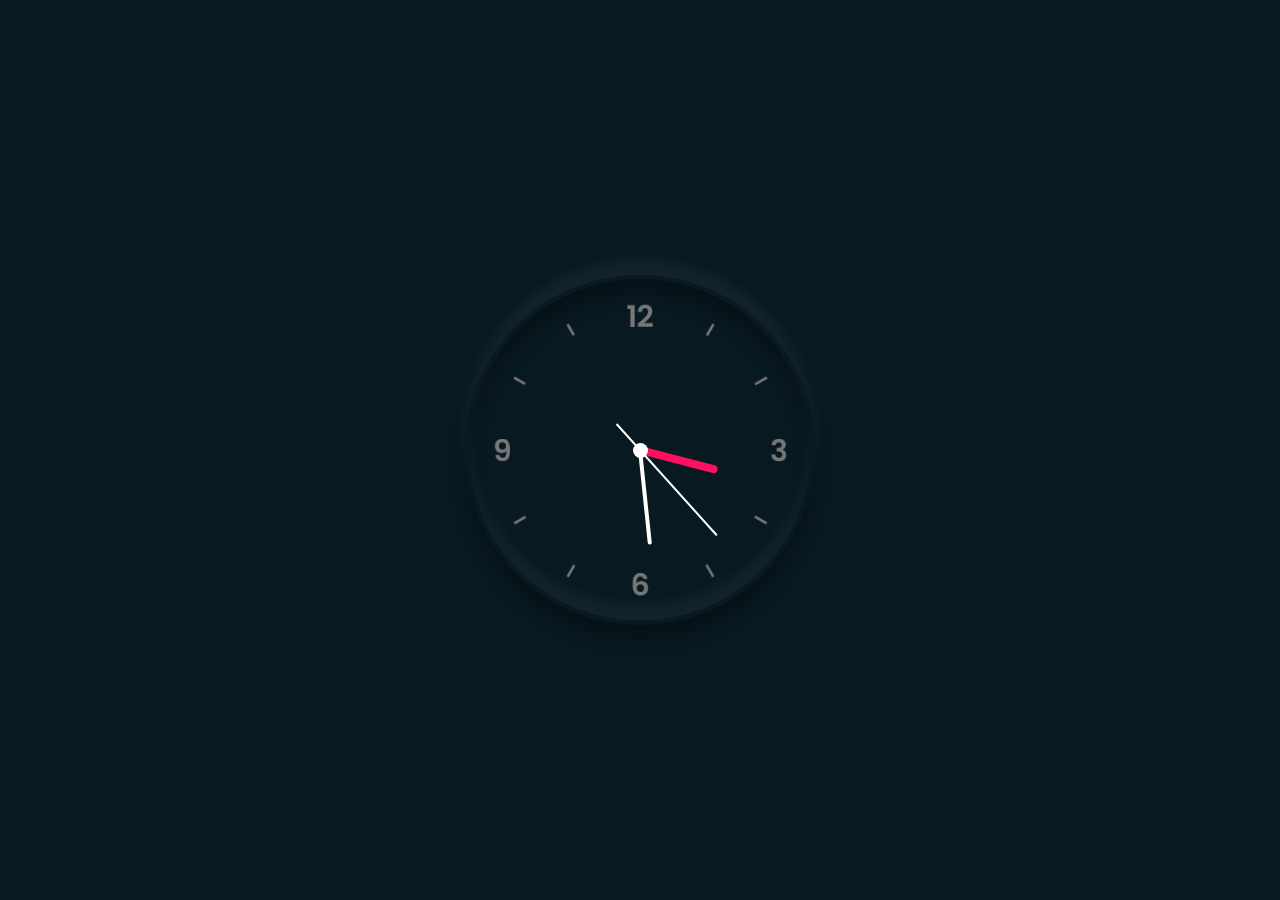
<file: 01_clock/index.html>
<!DOCTYPE html>
<html lang="en">
  <head>
    <meta charset="UTF-8" />
    <meta name="viewport" content="width=device-width, initial-scale=1.0" />
    <title>JavaScript Clock UI Dark</title>
    <link rel="stylesheet" href="./css/style.css" />
  </head>
  <body>
    <div class="clock">
      <div class="hour">
        <div class="hr" id="hr"></div>
      </div>
      <div class="min">
        <div class="mn" id="mn"></div>
      </div>
      <div class="sec">
        <div class="sc" id="sc"></div>
      </div>
    </div>

    <script src="./js/main.js"></script>
  </body>
</html>
</file>
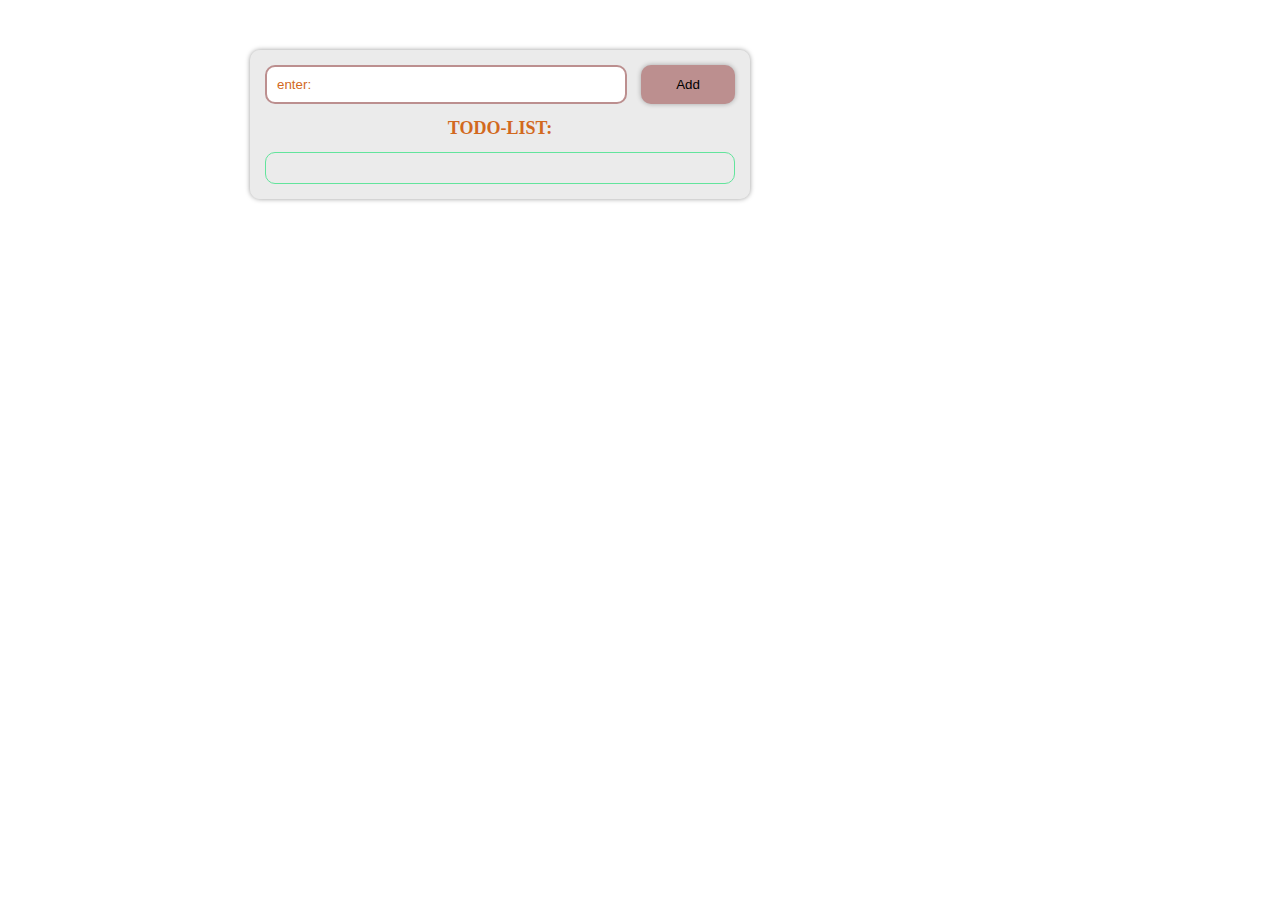
<file: 05_todo-list-js/index.html>
<!DOCTYPE html>
<html lang="en">
  <head>
    <meta charset="UTF-8" />
    <meta name="viewport" content="width=device-width, initial-scale=1.0" />
    <link rel="stylesheet" href="./css/style.css" />
    <title>Todo List | JavaScript</title>
  </head>
  <body>
    <div class="container">
      <div class="block">
        <form class="block__form">
          <input type="text" value="enter:" class="block__form-input" />
          <button type="submin" class="block__form-btn">Add</button>
        </form>
        <h1 class="block__title">TODO-LIST:</h1>
        <ul class="block__list"></ul>
      </div>
    </div>
    <!-- ! Main JS  -->
    <script src="./js/main.js"></script>
  </body>
</html>
</file>
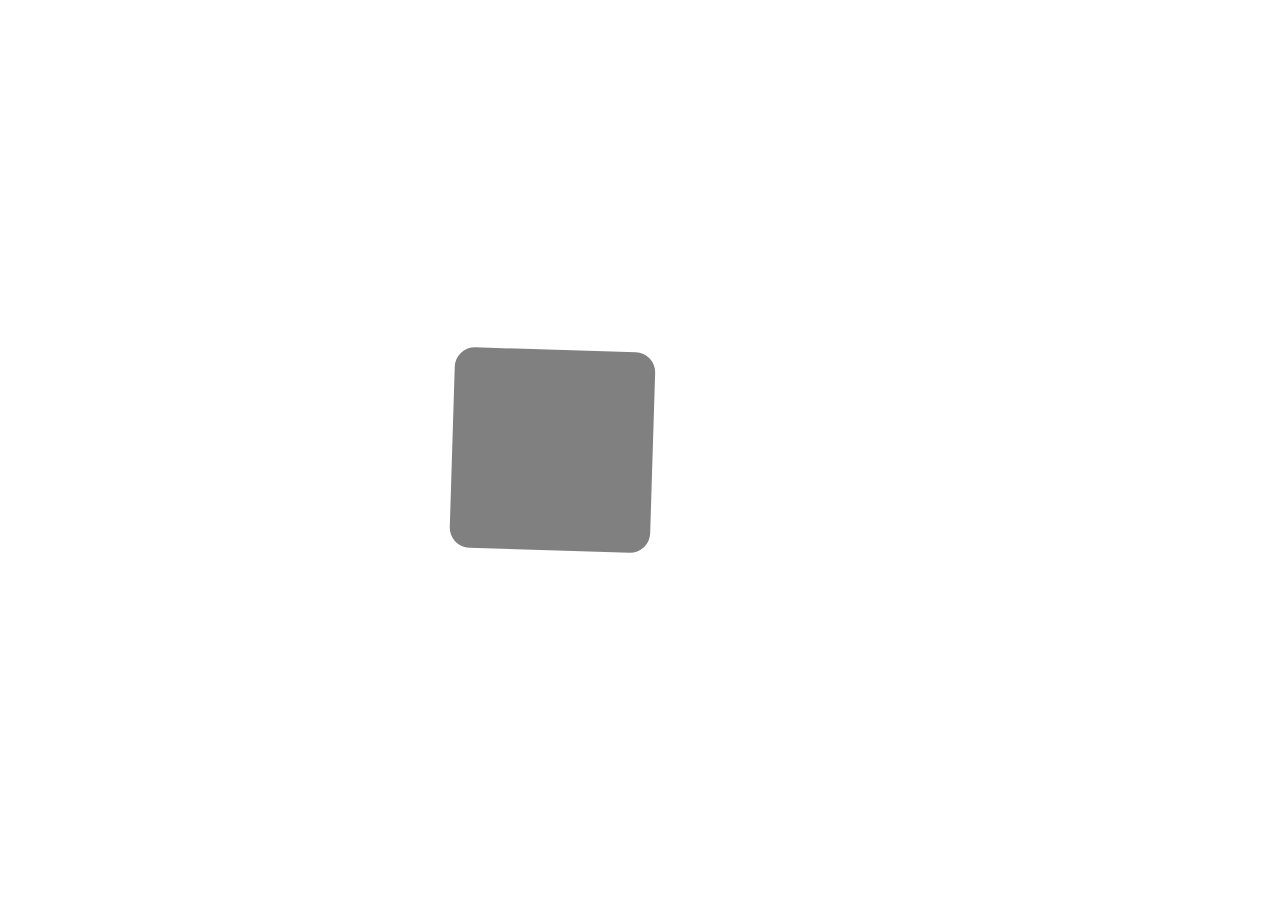
<file: 07_anima/index.html>
<!doctype html>
<html lang="en">
<head>
  <meta charset="UTF-8">
  <meta name="viewport"
        content="width=device-width, user-scalable=no, initial-scale=1.0, maximum-scale=1.0, minimum-scale=1.0">
  <meta http-equiv="X-UA-Compatible" content="ie=edge">
  <link rel="stylesheet" href="./css/style.css">
  <title>07 Anima</title>
</head>
<body>

<div class="wrap">
  <div class="box"></div>
</div>
<script src="./js/anime.min.js"></script>
<script src="./js/script.js"></script>
</body>
</html>
</file>
<file: 01_clock/css/style.css>
* {
  margin: 0;
  padding: 0;
  box-sizing: border-box;
}

body {
  display: flex;
  justify-content: center;
  align-items: center;
  min-height: 100vh;
  background: #091921;
}

.clock {
  width: 350px;
  height: 350px;
  display: flex;
  justify-content: center;
  align-items: center;
  background: url("./../img/clock.png");
  background-size: cover;
  border: 4px solid #091921;
  border-radius: 50%;
  box-shadow: 0 -15px 15px rgba(255, 255, 255, 0.05),
    inset 0 -15px 15px rgba(255, 255, 255, 0.05), 0 15px 15px rgba(0, 0, 0, 0.3),
    inset 0 15px 15px rgba(0, 0, 0, 0.3);
}

.clock::before {
  content: "";
  position: absolute;
  width: 15px;
  height: 15px;
  background: #fff;
  border-radius: 50%;
  z-index: 10000;
}

.clock .hour,
.clock .min,
.clock .sec {
  position: absolute;
}

.clock .hour,
.hr {
  width: 160px;
  height: 160px;
}

.clock .min,
.mn {
  width: 190px;
  height: 190px;
}

.clock .sec,
.sc {
  width: 230px;
  height: 230px;
}

.hr,
.mn,
.sc {
  display: flex;
  justify-content: center;
  /* align-items: center; */
  position: absolute;
  border-radius: 50%;
}

.hr::before {
  content: "";
  position: absolute;
  width: 8px;
  height: 80px;
  background: #ff105e;
  z-index: 10;
  border-radius: 6px 6px 0 0;
}

.mn::before {
  content: "";
  position: absolute;
  width: 4px;
  height: 90px;
  background: #fff;
  z-index: 11;
  border-radius: 6px 6px 0 0;
}

.sc::before {
  content: "";
  position: absolute;
  width: 2px;
  height: 150px;
  background: #fff;
  z-index: 12;
  border-radius: 6px 6px 0 0;
}
</file>
<file: 05_todo-list-js/css/style.css>
* {
  margin: 0;
  padding: 0;
  box-sizing: border-box;
}

.container {
  max-width: 1000px;
  display: flex;
  justify-content: center;
  padding: 0 15px;
}

.block {
  width: 500px;
  background-color: rgba(204, 204, 204, 0.39);
  box-shadow: 0 0 5px 0 rgba(0, 0, 0, 0.4);
  border-radius: 10px;
  margin-top: 50px;
  display: flex;
  flex-direction: column;
  padding: 15px;
}

.block__title {
  font-size: 18px;
  line-height: 1;
  text-align: center;
  margin-bottom: 15px;
  color: chocolate;
}

.block__form {
  width: 100%;
  display: flex;
  justify-content: space-between;
  margin-bottom: 15px;
}

.block__form-input {
  width: 77%;
  padding: 10px;
  color: chocolate;
  border: 2px solid rosybrown;
  border-radius: 10px;
  outline: none;
  transition: border-color 0.3s ease;
}

.block__form-input:focus {
  border-color: royalblue;
}
.block__form-btn {
  width: 20%;
  padding: 10px;
  box-shadow: 0 0 5px 0 rgba(0, 0, 0, 0.3);
  background: rosybrown;
  color: #000;
  border: none;
  border-radius: 10px;
  cursor: pointer;
  transition: all 0.3s ease;
}

.block__form-btn:hover {
  background-color: royalblue;
  color: #fff;
}

.block__list {
  width: 100%;
  display: flex;
  flex-direction: column;
  list-style: none;
  border: 1px solid rgb(98, 228, 156);
  border-radius: 10px;
  padding: 15px;
}

.block__list-item {
  position: relative;
  display: flex;
  align-items: center;
  height: 40px;
  color: red;
  font-size: 18px;
  line-height: 1;
  border: 2px solid rosybrown;
  padding-left: 10px;
  margin-bottom: 5px;
  transition: all 0.3s ease;
}

.block__list-item:hover .block__list-delete {
  transition: all 0.3s ease;
  opacity: 1;
}

.block__list-delete {
  display: flex;
  justify-content: center;
  align-items: center;
  position: absolute;
  top: 50%;
  right: 5px;
  transform: translateY(-50%);
  background-color: rosybrown;
  color: white;
  box-shadow: 0 0 5px 0 rgba(0, 0, 0, 0.4);
  cursor: pointer;
  border-radius: 50%;
  width: 30px;
  padding: 5px;
  transition: all 0.3s ease;
  opacity: 0;
}

.block__list-delete:hover {
  background-color: royalblue;
  color: #000;
}

.block__list-delete:active {
  background-color: royalblue;
  color: red;
}
</file>
<file: 07_anima/css/style.css>
* {
    margin: 0;
    padding: 0;
    box-sizing: border-box;
}

.wrap {
    width: 700px;
    height: 100vh;
    display: flex;
    align-items: center;
}

.box {
    width: 100px;
    height: 100px;
    background-color: gray;
    border-radius: 10px;
}
</file>
